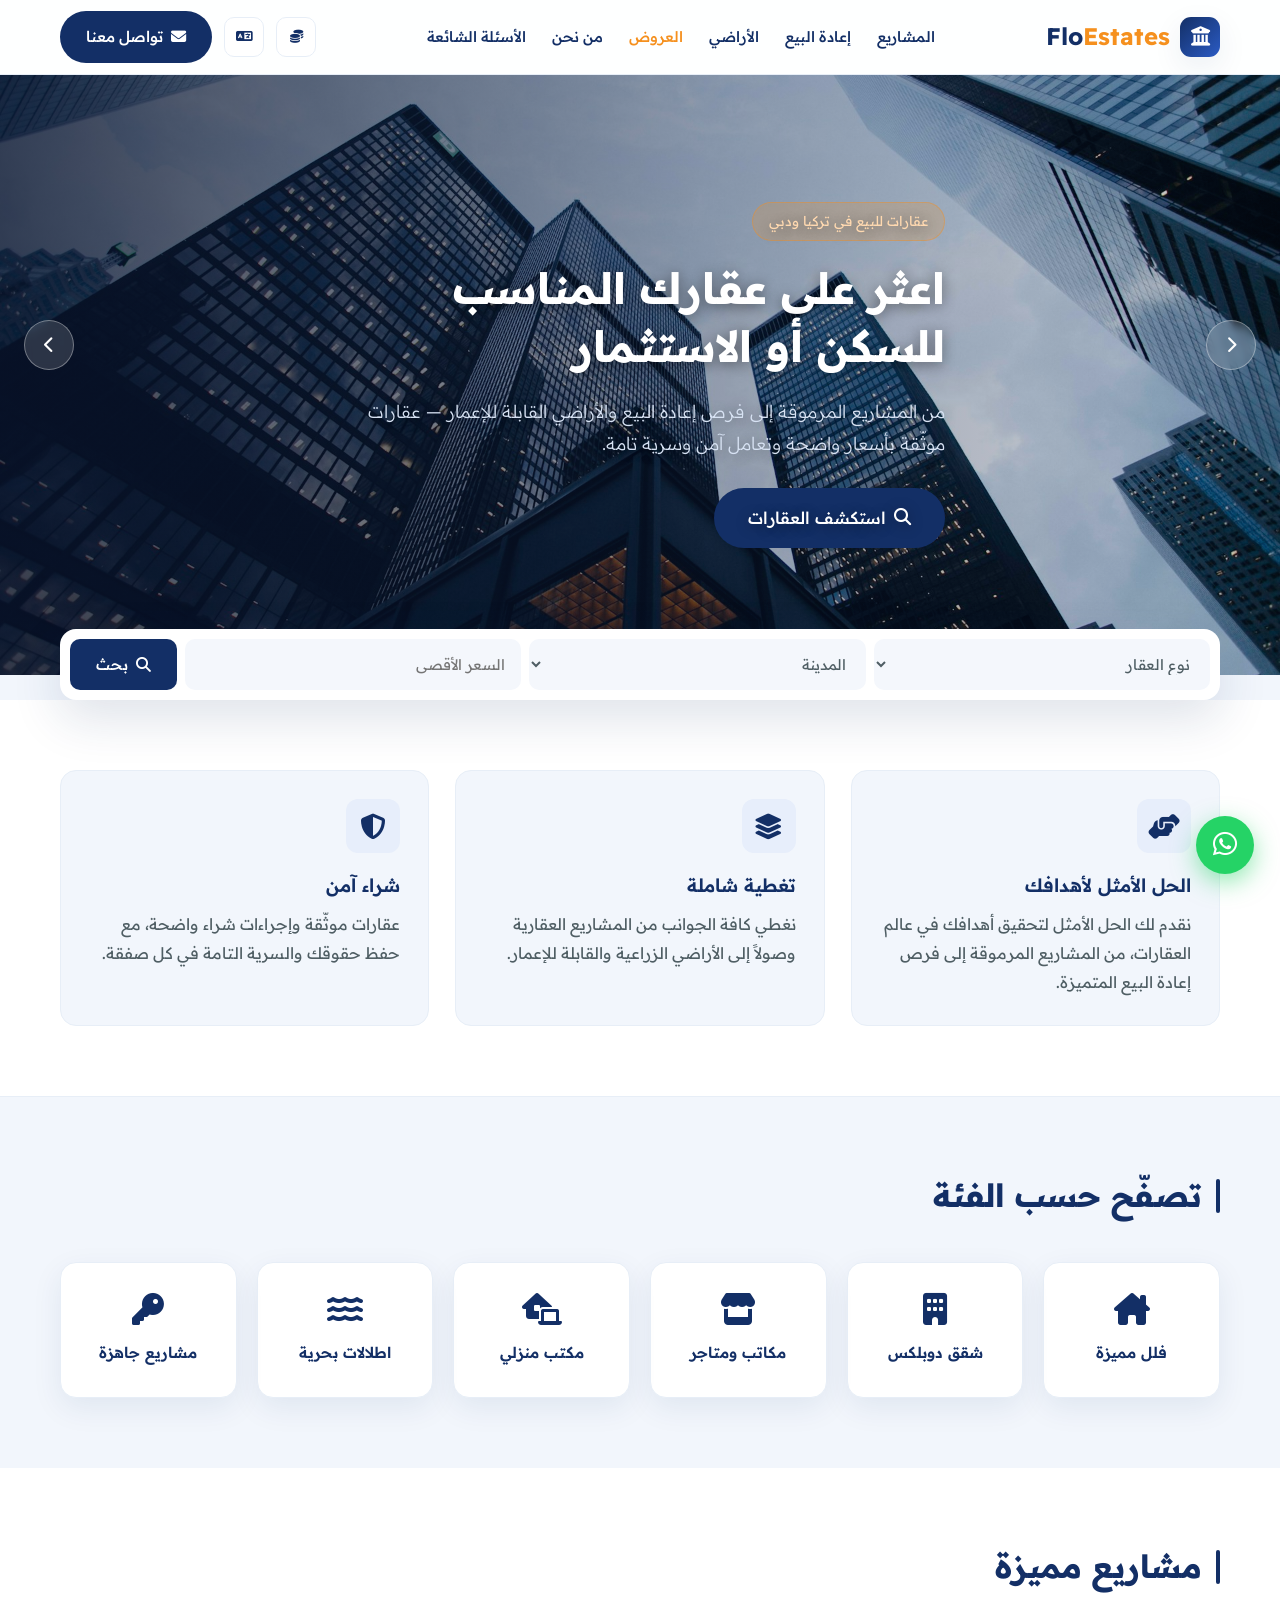
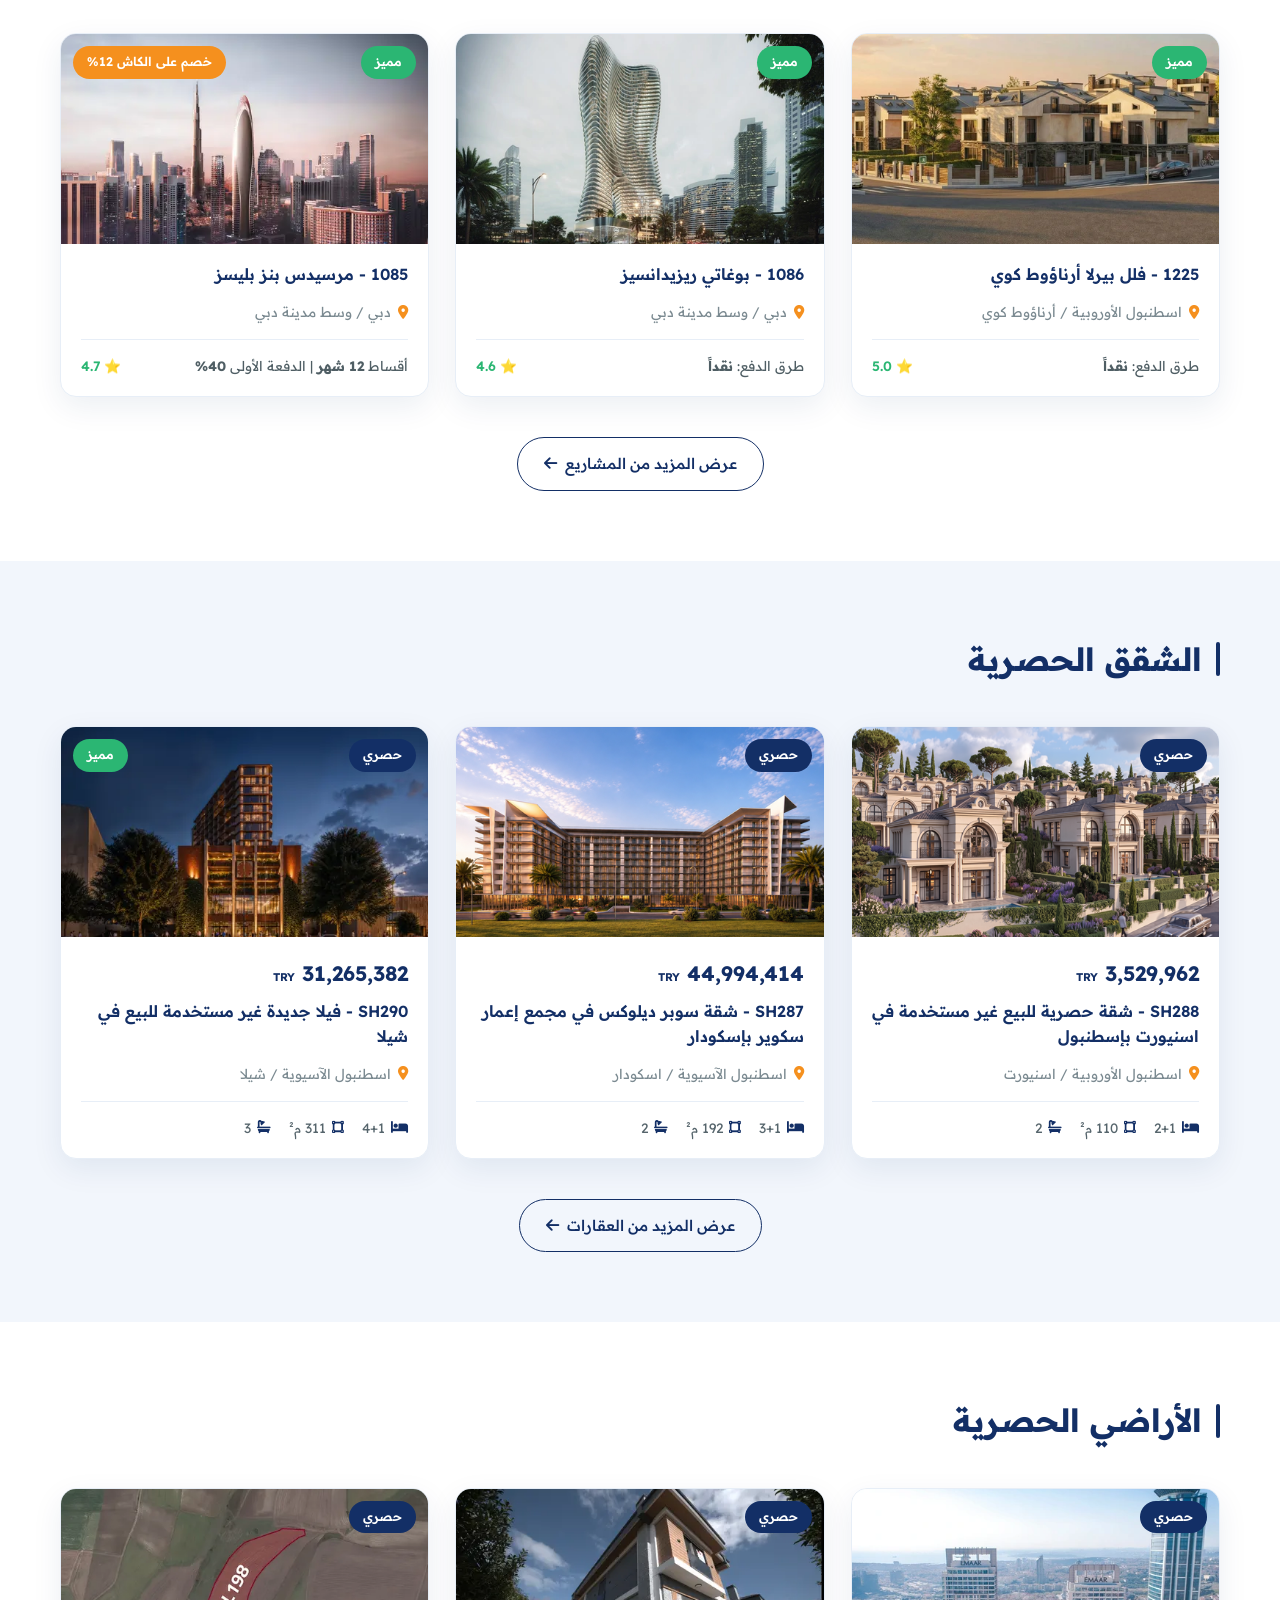
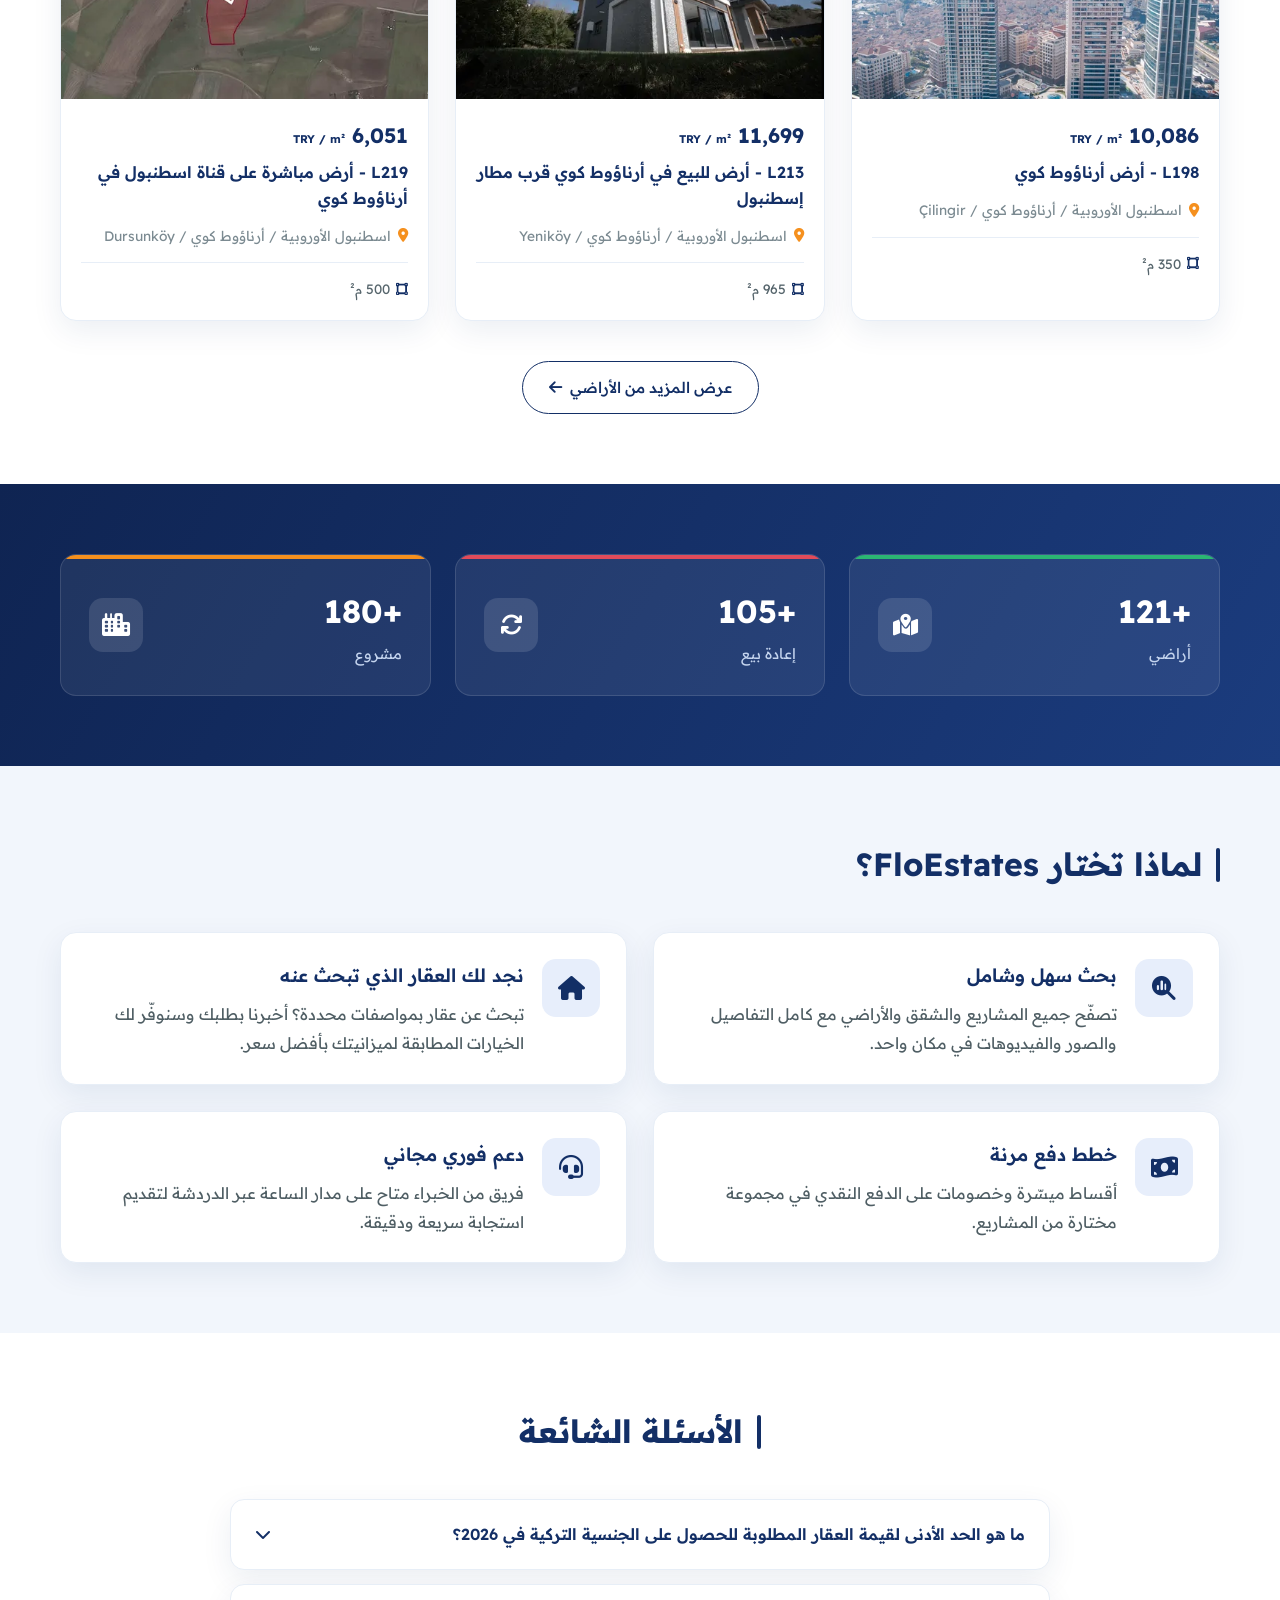
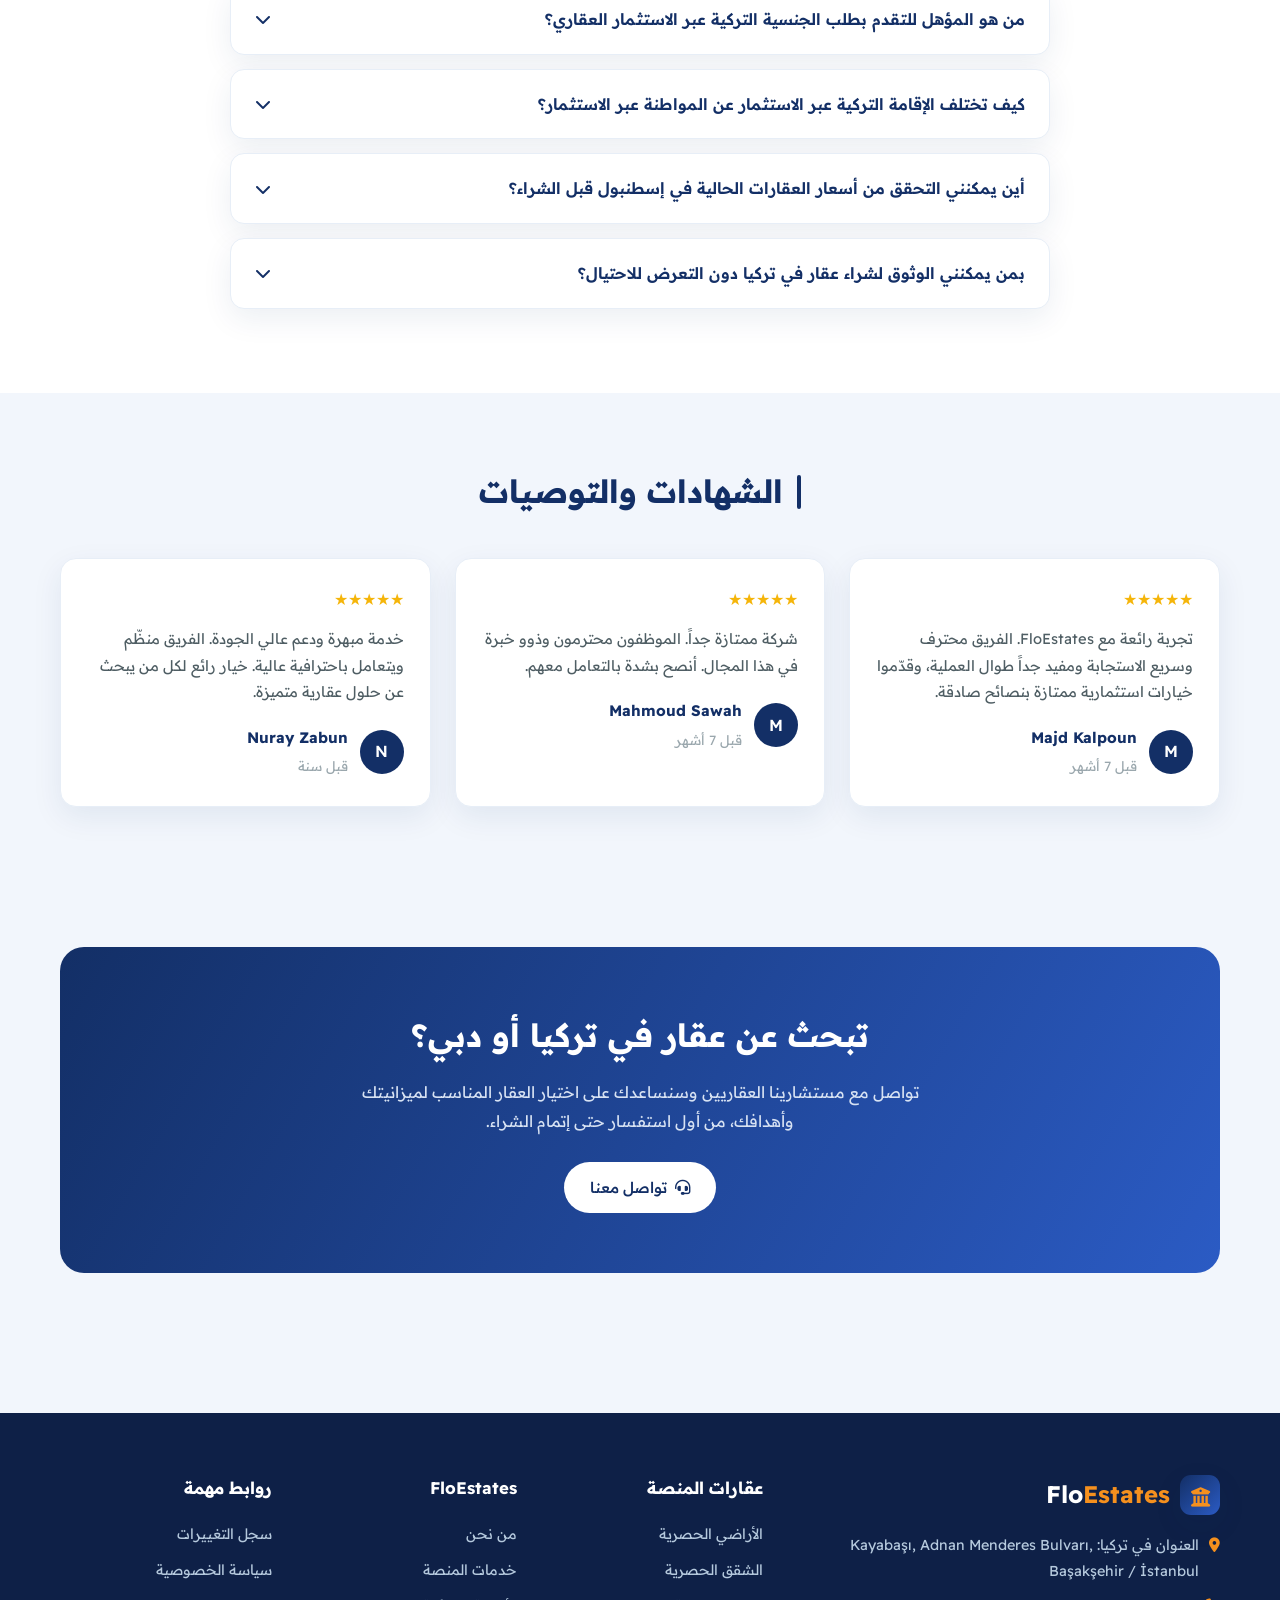
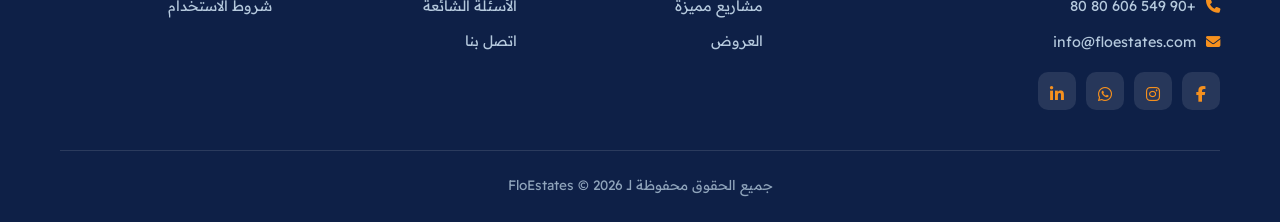
<file: index.html>
<!DOCTYPE html>
<html lang="ar" dir="rtl">
<head>
<meta charset="UTF-8">
<meta name="viewport" content="width=device-width, initial-scale=1.0">
<title>FloEstates – مشاريع جديدة وشقق إعادة بيع وأراضٍ للبيع في تركيا ودبي</title>
<meta name="description" content="FloEstates - عقارات للبيع في تركيا ودبي: مشاريع سكنية جديدة، شقق وفلل جاهزة لإعادة البيع، وأراضٍ حصرية.">
<link rel="preconnect" href="https://fonts.googleapis.com">
<link rel="preconnect" href="https://fonts.gstatic.com" crossorigin>
<link href="https://fonts.googleapis.com/css2?family=Readex+Pro:wght@300;400;500;600;700&display=swap" rel="stylesheet">
<link rel="stylesheet" href="https://cdnjs.cloudflare.com/ajax/libs/font-awesome/6.5.1/css/all.min.css">
<link rel="stylesheet" href="assets/style.css">
<style>
  .hero-slider{position:relative;height:600px;overflow:hidden}
  .slide{position:absolute;inset:0;opacity:0;transition:opacity 1.1s ease;display:flex;align-items:center;pointer-events:none}
  .slide.active{opacity:1;pointer-events:auto}
  .slide::before{content:"";position:absolute;inset:0;z-index:0;background:linear-gradient(90deg,rgba(9,20,46,.80) 0%,rgba(13,30,66,.42) 55%,rgba(13,30,66,.18) 100%),var(--img) center/cover;transform:scale(1.08);transition:transform 7s ease}
  .slide.active::before{transform:scale(1)}
  .slide-inner{position:relative;z-index:2;color:#fff;max-width:650px;text-shadow:0 2px 14px rgba(0,0,0,.45)}
  .slide-inner .tagline{display:inline-block;background:rgba(245,144,30,.2);color:#ffd9b0;border:1px solid rgba(245,144,30,.4);padding:6px 16px;border-radius:30px;font-size:.85rem;margin-bottom:18px}
  .slide h1{font-size:2.7rem;line-height:1.35;font-weight:700;margin-bottom:20px}
  .slide p{font-size:1.12rem;color:#d7e2f3;margin-bottom:28px;font-weight:300}
  .slide .btn.lg{padding:15px 34px;font-size:1.05rem}
  .slider-arrow{position:absolute;top:45%;transform:translateY(-50%);z-index:6;width:50px;height:50px;border-radius:50%;background:rgba(255,255,255,.15);border:1px solid rgba(255,255,255,.35);color:#fff;display:grid;place-items:center;cursor:pointer;backdrop-filter:blur(4px);transition:.25s;font-size:1.05rem}
  .slider-arrow:hover{background:var(--orange);border-color:var(--orange)}
  .slider-arrow.prev{right:24px}
  .slider-arrow.next{left:24px}
  .slider-dots{position:absolute;bottom:34px;left:0;right:0;display:flex;gap:10px;justify-content:center;z-index:6}
  .slider-dots button{width:12px;height:12px;border-radius:50%;border:none;background:rgba(255,255,255,.45);cursor:pointer;transition:.25s;padding:0}
  .slider-dots button.active{background:var(--orange);width:32px;border-radius:6px}
  .search-band{position:relative;z-index:10;margin-top:-46px}
  .hero-search{background:#fff;border-radius:16px;padding:10px;display:flex;gap:8px;box-shadow:var(--shadow-lg);flex-wrap:wrap}
  .hero-search select,.hero-search input{flex:1;min-width:120px;border:none;background:#f4f7fc;color:var(--text);font-family:inherit;padding:14px 16px;border-radius:10px;font-size:.92rem}
  .hero-search .btn{border-radius:10px}
  .intro{background:#fff;border-bottom:1px solid var(--border)}
  @media(max-width:980px){.hero-slider{height:520px}.slide h1{font-size:2rem}}
  @media(max-width:560px){.hero-slider{height:500px}.slide h1{font-size:1.6rem}.slide p{font-size:1rem}.slider-arrow{width:40px;height:40px}}
</style>
</head>
<body>

<header>
  <div class="wrap nav">
    <a href="index.html" class="logo"><span class="mark"><i class="fa-solid fa-building-columns"></i></span><div><b>Flo</b><span>Estates</span></div></a>
    <nav class="menu">
      <a href="projects.html">المشاريع</a>
      <a href="resale.html">إعادة البيع</a>
      <a href="lands.html">الأراضي</a>
      <a href="offers.html" class="hot">العروض</a>
      <a href="about.html">من نحن</a>
      <a href="index.html#faq">الأسئلة الشائعة</a>
    </nav>
    <div class="nav-right">
      
      <button class="icon-btn" title="صرف العملات"><i class="fa-solid fa-coins"></i></button>
      <button class="icon-btn" title="اللغة"><i class="fa-solid fa-language"></i></button>
      <a href="contact.html" class="btn"><i class="fa-solid fa-envelope"></i> تواصل معنا</a>
      <button class="burger"><i class="fa-solid fa-bars"></i></button>
    </div>
  </div>
</header>

<section class="hero-slider" id="heroSlider">
  <div class="slide active" style="--img:url('assets/img/hero1.jpg')">
    <div class="wrap slide-inner">
      <span class="tagline">عقارات للبيع في تركيا ودبي</span>
      <h1>اعثر على عقارك المناسب للسكن أو الاستثمار</h1>
      <p>من المشاريع المرموقة إلى فرص إعادة البيع والأراضي القابلة للإعمار — عقارات موثّقة بأسعار واضحة وتعامل آمن وسرية تامة.</p>
      <a href="projects.html" class="btn lg"><i class="fa-solid fa-magnifying-glass"></i> استكشف العقارات</a>
    </div>
  </div>
  <div class="slide" style="--img:url('assets/img/hero2.jpg')">
    <div class="wrap slide-inner">
      <span class="tagline">مشاريع مميزة في تركيا ودبي</span>
      <h1>استثمر في أرقى المشاريع العقارية الجديدة</h1>
      <p>مشاريع معتمدة بأسعار تنافسية وخطط دفع مرنة وخصومات حصرية على الدفع النقدي، في أفضل مواقع إسطنبول ودبي.</p>
      <a href="projects.html" class="btn lg"><i class="fa-solid fa-city"></i> تصفّح المشاريع</a>
    </div>
  </div>
  <div class="slide" style="--img:url('assets/img/hero3.jpg')">
    <div class="wrap slide-inner">
      <span class="tagline">فلل وشقق حصرية</span>
      <h1>عقارات حصرية مؤهلة للجنسية التركية</h1>
      <p>فلل وشقق جاهزة غير مستخدمة بإطلالات مميزة وخصوصية عالية، مع ضمان حفظ الحقوق والسرية التامة في كل صفقة.</p>
      <a href="resale.html" class="btn lg"><i class="fa-solid fa-key"></i> اكتشف العروض الحصرية</a>
    </div>
  </div>
  <button class="slider-arrow prev" onclick="heroMove(-1)" aria-label="السابق"><i class="fa-solid fa-chevron-right"></i></button>
  <button class="slider-arrow next" onclick="heroMove(1)" aria-label="التالي"><i class="fa-solid fa-chevron-left"></i></button>
  <div class="slider-dots" id="heroDots"></div>
</section>

<div class="search-band">
  <div class="wrap">
    <div class="hero-search">
      <select><option>نوع العقار</option><option>شقة</option><option>فيلا</option><option>أرض</option><option>مكتب</option></select>
      <select><option>المدينة</option><option>اسطنبول</option><option>دبي</option><option>أنقرة</option></select>
      <input placeholder="السعر الأقصى">
      <a href="projects.html" class="btn"><i class="fa-solid fa-magnifying-glass"></i> بحث</a>
    </div>
  </div>
</div>

<section class="sec intro">
  <div class="wrap">
    <div class="intro-grid">
      <div class="intro-card"><i class="fa-solid fa-handshake-angle"></i><h3>الحل الأمثل لأهدافك</h3><p>نقدم لك الحل الأمثل لتحقيق أهدافك في عالم العقارات، من المشاريع المرموقة إلى فرص إعادة البيع المتميزة.</p></div>
      <div class="intro-card"><i class="fa-solid fa-layer-group"></i><h3>تغطية شاملة</h3><p>نغطي كافة الجوانب من المشاريع العقارية وصولاً إلى الأراضي الزراعية والقابلة للإعمار.</p></div>
      <div class="intro-card"><i class="fa-solid fa-shield-halved"></i><h3>شراء آمن</h3><p>عقارات موثّقة وإجراءات شراء واضحة، مع حفظ حقوقك والسرية التامة في كل صفقة.</p></div>
    </div>
  </div>
</section>

<section class="sec">
  <div class="wrap">
    <h2 class="sec-title">تصفّح حسب الفئة</h2>
    <div class="cat-grid">
      <a href="projects.html" class="cat"><i class="fa-solid fa-house-chimney"></i><h4>فلل مميزة</h4></a>
      <a href="projects.html" class="cat"><i class="fa-solid fa-building"></i><h4>شقق دوبلكس</h4></a>
      <a href="projects.html" class="cat"><i class="fa-solid fa-store"></i><h4>مكاتب ومتاجر</h4></a>
      <a href="projects.html" class="cat"><i class="fa-solid fa-laptop-house"></i><h4>مكتب منزلي</h4></a>
      <a href="projects.html" class="cat"><i class="fa-solid fa-water"></i><h4>اطلالات بحرية</h4></a>
      <a href="projects.html" class="cat"><i class="fa-solid fa-key"></i><h4>مشاريع جاهزة</h4></a>
    </div>
  </div>
</section>

<section class="sec" style="background:#fff">
  <div class="wrap">
    <h2 class="sec-title">مشاريع مميزة</h2>
    <div class="grid-3">
      <a href="property.html?id=PR1225" class="pcard">
        <div class="ph"><span class="badge feat">مميز</span><img src="assets/img/p1.webp" alt=""></div>
        <div class="pbody"><h3>1225 - فلل بيرلا أرناؤوط كوي</h3><div class="loc"><i class="fa-solid fa-location-dot"></i> اسطنبول الأوروبية / أرناؤوط كوي</div><div class="pay"><span>طرق الدفع: <b>نقداً</b></span><span class="tag">⭐ 5.0</span></div></div>
      </a>
      <a href="property.html?id=PR1086" class="pcard">
        <div class="ph"><span class="badge feat">مميز</span><img src="assets/img/p2.webp" alt=""></div>
        <div class="pbody"><h3>1086 - بوغاتي ريزيدانسيز</h3><div class="loc"><i class="fa-solid fa-location-dot"></i> دبي / وسط مدينة دبي</div><div class="pay"><span>طرق الدفع: <b>نقداً</b></span><span class="tag">⭐ 4.6</span></div></div>
      </a>
      <a href="property.html?id=PR1085" class="pcard">
        <div class="ph"><span class="badge disc">خصم على الكاش 12%</span><span class="badge feat">مميز</span><img src="assets/img/p3.webp" alt=""></div>
        <div class="pbody"><h3>1085 - مرسيدس بنز بليسز</h3><div class="loc"><i class="fa-solid fa-location-dot"></i> دبي / وسط مدينة دبي</div><div class="pay"><span>أقساط <b>12 شهر</b> | الدفعة الأولى <b>40%</b></span><span class="tag">⭐ 4.7</span></div></div>
      </a>
    </div>
    <div class="center-cta"><a href="projects.html" class="btn btn-outline">عرض المزيد من المشاريع <i class="fa-solid fa-arrow-left"></i></a></div>
  </div>
</section>

<section class="sec">
  <div class="wrap">
    <h2 class="sec-title">الشقق الحصرية</h2>
    <div class="grid-3">
      <a href="property.html?id=SH288" class="pcard">
        <div class="ph"><span class="badge excl">حصري</span><img src="assets/img/p10.webp" alt=""></div>
        <div class="pbody"><div class="price">3,529,962 <small style="font-size:.7rem">TRY</small></div><h3>SH288 - شقة حصرية للبيع غير مستخدمة في اسنيورت بإسطنبول</h3><div class="loc"><i class="fa-solid fa-location-dot"></i> اسطنبول الأوروبية / اسنيورت</div><div class="specs"><span><i class="fa-solid fa-bed"></i> 2+1</span><span><i class="fa-solid fa-vector-square"></i> 110 م²</span><span><i class="fa-solid fa-bath"></i> 2</span></div></div>
      </a>
      <a href="property.html?id=SH287" class="pcard">
        <div class="ph"><span class="badge excl">حصري</span><img src="assets/img/p11.webp" alt=""></div>
        <div class="pbody"><div class="price">44,994,414 <small style="font-size:.7rem">TRY</small></div><h3>SH287 - شقة سوبر ديلوكس في مجمع إعمار سكوير بإسكودار</h3><div class="loc"><i class="fa-solid fa-location-dot"></i> اسطنبول الآسيوية / اسكودار</div><div class="specs"><span><i class="fa-solid fa-bed"></i> 3+1</span><span><i class="fa-solid fa-vector-square"></i> 192 م²</span><span><i class="fa-solid fa-bath"></i> 2</span></div></div>
      </a>
      <a href="property.html?id=SH290" class="pcard">
        <div class="ph"><span class="badge excl">حصري</span><span class="badge feat" style="right:auto;left:12px">مميز</span><img src="assets/img/p12.webp" alt=""></div>
        <div class="pbody"><div class="price">31,265,382 <small style="font-size:.7rem">TRY</small></div><h3>SH290 - فيلا جديدة غير مستخدمة للبيع في شيلا</h3><div class="loc"><i class="fa-solid fa-location-dot"></i> اسطنبول الآسيوية / شيلا</div><div class="specs"><span><i class="fa-solid fa-bed"></i> 4+1</span><span><i class="fa-solid fa-vector-square"></i> 311 م²</span><span><i class="fa-solid fa-bath"></i> 3</span></div></div>
      </a>
    </div>
    <div class="center-cta"><a href="resale.html" class="btn btn-outline">عرض المزيد من العقارات <i class="fa-solid fa-arrow-left"></i></a></div>
  </div>
</section>

<section class="sec" style="background:#fff">
  <div class="wrap">
    <h2 class="sec-title">الأراضي الحصرية</h2>
    <div class="grid-3">
      <a href="property.html?id=L198" class="pcard">
        <div class="ph"><span class="badge excl">حصري</span><img src="assets/img/p5.webp" alt=""></div>
        <div class="pbody"><div class="price">10,086 <small style="font-size:.7rem">TRY / m²</small></div><h3>L198 - أرض أرناؤوط كوي</h3><div class="loc"><i class="fa-solid fa-location-dot"></i> اسطنبول الأوروبية / أرناؤوط كوي / Çilingir</div><div class="specs"><span><i class="fa-solid fa-vector-square"></i> 350 م²</span></div></div>
      </a>
      <a href="property.html?id=L213" class="pcard">
        <div class="ph"><span class="badge excl">حصري</span><img src="assets/img/p6.webp" alt=""></div>
        <div class="pbody"><div class="price">11,699 <small style="font-size:.7rem">TRY / m²</small></div><h3>L213 - أرض للبيع في أرناؤوط كوي قرب مطار إسطنبول</h3><div class="loc"><i class="fa-solid fa-location-dot"></i> اسطنبول الأوروبية / أرناؤوط كوي / Yeniköy</div><div class="specs"><span><i class="fa-solid fa-vector-square"></i> 965 م²</span></div></div>
      </a>
      <a href="property.html?id=L219" class="pcard">
        <div class="ph"><span class="badge excl">حصري</span><img src="assets/img/p7.webp" alt=""></div>
        <div class="pbody"><div class="price">6,051 <small style="font-size:.7rem">TRY / m²</small></div><h3>L219 - أرض مباشرة على قناة اسطنبول في أرناؤوط كوي</h3><div class="loc"><i class="fa-solid fa-location-dot"></i> اسطنبول الأوروبية / أرناؤوط كوي / Dursunköy</div><div class="specs"><span><i class="fa-solid fa-vector-square"></i> 500 م²</span></div></div>
      </a>
    </div>
    <div class="center-cta"><a href="lands.html" class="btn btn-outline">عرض المزيد من الأراضي <i class="fa-solid fa-arrow-left"></i></a></div>
  </div>
</section>

<section class="sec stats">
  <div class="wrap">
    <div class="stats-grid">
      <div class="stat c2"><div><div class="num">+121</div><div class="lbl">أراضي</div></div><div class="si"><i class="fa-solid fa-map-location-dot"></i></div></div>
      <div class="stat c3"><div><div class="num">+105</div><div class="lbl">إعادة بيع</div></div><div class="si"><i class="fa-solid fa-arrows-rotate"></i></div></div>
      <div class="stat c4"><div><div class="num">+180</div><div class="lbl">مشروع</div></div><div class="si"><i class="fa-solid fa-city"></i></div></div>
    </div>
  </div>
</section>

<section class="sec" id="features">
  <div class="wrap">
    <h2 class="sec-title">لماذا تختار FloEstates؟</h2>
    <div class="feat-grid">
      <div class="fcard"><div class="fi"><i class="fa-solid fa-magnifying-glass-chart"></i></div><div><h3>بحث سهل وشامل</h3><p>تصفّح جميع المشاريع والشقق والأراضي مع كامل التفاصيل والصور والفيديوهات في مكان واحد.</p></div></div>
      <div class="fcard"><div class="fi"><i class="fa-solid fa-house"></i></div><div><h3>نجد لك العقار الذي تبحث عنه</h3><p>تبحث عن عقار بمواصفات محددة؟ أخبرنا بطلبك وسنوفّر لك الخيارات المطابقة لميزانيتك بأفضل سعر.</p></div></div>
      <div class="fcard"><div class="fi"><i class="fa-solid fa-money-bill-wave"></i></div><div><h3>خطط دفع مرنة</h3><p>أقساط ميسّرة وخصومات على الدفع النقدي في مجموعة مختارة من المشاريع.</p></div></div>
      <div class="fcard"><div class="fi"><i class="fa-solid fa-headset"></i></div><div><h3>دعم فوري مجاني</h3><p>فريق من الخبراء متاح على مدار الساعة عبر الدردشة لتقديم استجابة سريعة ودقيقة.</p></div></div>
    </div>
  </div>
</section>

<section class="sec" id="faq" style="background:#fff">
  <div class="wrap" style="max-width:860px">
    <h2 class="sec-title center">الأسئلة الشائعة</h2>
    <div class="faq-item"><div class="faq-q">ما هو الحد الأدنى لقيمة العقار المطلوبة للحصول على الجنسية التركية في 2026؟ <i class="fa-solid fa-chevron-down"></i></div><div class="faq-a"><p>يبلغ الحد الأدنى الحالي 400,000 دولار أمريكي للعقار المؤهل، مع الالتزام بعدم بيعه لمدة 3 سنوات.</p></div></div>
    <div class="faq-item"><div class="faq-q">من هو المؤهل للتقدم بطلب الجنسية التركية عبر الاستثمار العقاري؟ <i class="fa-solid fa-chevron-down"></i></div><div class="faq-a"><p>أي مستثمر أجنبي يشتري عقاراً بالقيمة المطلوبة ويحصل على شهادة التوافق، ويشمل ذلك الزوج/الزوجة والأبناء دون سن 18.</p></div></div>
    <div class="faq-item"><div class="faq-q">كيف تختلف الإقامة التركية عبر الاستثمار عن المواطنة عبر الاستثمار؟ <i class="fa-solid fa-chevron-down"></i></div><div class="faq-a"><p>الإقامة تمنحك حق السكن والتنقل، بينما المواطنة تمنحك جواز سفر تركي وكامل الحقوق المدنية.</p></div></div>
    <div class="faq-item"><div class="faq-q">أين يمكنني التحقق من أسعار العقارات الحالية في إسطنبول قبل الشراء؟ <i class="fa-solid fa-chevron-down"></i></div><div class="faq-a"><p>عبر FloEstates يمكنك مقارنة الأسعار الحقيقية المحدثة بحسب المنطقة ونوع العقار في بحث واحد.</p></div></div>
    <div class="faq-item"><div class="faq-q">بمن يمكنني الوثوق لشراء عقار في تركيا دون التعرض للاحتيال؟ <i class="fa-solid fa-chevron-down"></i></div><div class="faq-a"><p>نوفر لك عقارات موثقة وشركاء معتمدين مع ضمان حفظ الحقوق والسرية التامة في كل صفقة.</p></div></div>
  </div>
</section>

<section class="sec">
  <div class="wrap">
    <h2 class="sec-title center">الشهادات والتوصيات</h2>
    <div class="test-grid">
      <div class="tcard"><div class="stars">★★★★★</div><p>تجربة رائعة مع FloEstates. الفريق محترف وسريع الاستجابة ومفيد جداً طوال العملية، وقدّموا خيارات استثمارية ممتازة بنصائح صادقة.</p><div class="tuser"><div class="av">M</div><div><b>Majd Kalpoun</b><small>قبل 7 أشهر</small></div></div></div>
      <div class="tcard"><div class="stars">★★★★★</div><p>شركة ممتازة جداً. الموظفون محترمون وذوو خبرة في هذا المجال. أنصح بشدة بالتعامل معهم.</p><div class="tuser"><div class="av">M</div><div><b>Mahmoud Sawah</b><small>قبل 7 أشهر</small></div></div></div>
      <div class="tcard"><div class="stars">★★★★★</div><p>خدمة مبهرة ودعم عالي الجودة. الفريق منظّم ويتعامل باحترافية عالية. خيار رائع لكل من يبحث عن حلول عقارية متميزة.</p><div class="tuser"><div class="av">N</div><div><b>Nuray Zabun</b><small>قبل سنة</small></div></div></div>
    </div>
  </div>
</section>

<section class="sec">
  <div class="wrap">
    <div class="cta">
      <h2>تبحث عن عقار في تركيا أو دبي؟</h2>
      <p>تواصل مع مستشارينا العقاريين وسنساعدك على اختيار العقار المناسب لميزانيتك وأهدافك، من أول استفسار حتى إتمام الشراء.</p>
      <a href="contact.html" class="btn lg"><i class="fa-solid fa-headset"></i> تواصل معنا</a>
    </div>
  </div>
</section>

<footer>
  <div class="wrap">
    <div class="foot-grid">
      <div class="foot-contact">
        <a href="index.html" class="logo"><span class="mark"><i class="fa-solid fa-building-columns"></i></span><div><b>Flo</b><span style="color:var(--orange)">Estates</span></div></a>
        <p><i class="fa-solid fa-location-dot"></i> العنوان في تركيا: Kayabaşı, Adnan Menderes Bulvarı, Başakşehir / İstanbul</p>
        <p><i class="fa-solid fa-phone"></i> +90 549 606 80 80</p>
        <p><i class="fa-solid fa-envelope"></i> info@floestates.com</p>
        <div class="socials"><a href="#"><i class="fa-brands fa-facebook-f"></i></a><a href="#"><i class="fa-brands fa-instagram"></i></a><a href="#"><i class="fa-brands fa-whatsapp"></i></a><a href="#"><i class="fa-brands fa-linkedin-in"></i></a></div>
      </div>
      <div><h4>عقارات المنصة</h4><ul>
        <li><a href="lands.html">الأراضي الحصرية</a></li>
        <li><a href="resale.html">الشقق الحصرية</a></li>
        <li><a href="projects.html">مشاريع مميزة</a></li>
        <li><a href="offers.html">العروض</a></li>
      </ul></div>
      <div><h4>FloEstates</h4><ul>
        <li><a href="about.html">من نحن</a></li>
        <li><a href="index.html#features">خدمات المنصة</a></li>
        <li><a href="index.html#faq">الأسئلة الشائعة</a></li>
        <li><a href="#">اتصل بنا</a></li>
      </ul></div>
      <div><h4>روابط مهمة</h4><ul>
        <li><a href="#">سجل التغييرات</a></li>
        <li><a href="#">سياسة الخصوصية</a></li>
        <li><a href="#">شروط الاستخدام</a></li>
      </ul></div>
    </div>
    <div class="foot-bottom">جميع الحقوق محفوظة لـ FloEstates © 2026</div>
  </div>
</footer>

<a href="#" class="wa" title="تواصل عبر واتساب"><i class="fa-brands fa-whatsapp"></i></a>

<script src="assets/app.js"></script>
<script>
  (function(){
    const slides=[...document.querySelectorAll('#heroSlider .slide')];
    const dotsBox=document.getElementById('heroDots');
    let cur=0,timer;
    slides.forEach((_,i)=>{const b=document.createElement('button');if(i===0)b.className='active';b.onclick=()=>go(i);dotsBox.appendChild(b);});
    const dots=[...dotsBox.children];
    function go(n){slides[cur].classList.remove('active');dots[cur].classList.remove('active');cur=(n+slides.length)%slides.length;slides[cur].classList.add('active');dots[cur].classList.add('active');reset();}
    window.heroMove=d=>go(cur+d);
    function reset(){clearInterval(timer);timer=setInterval(()=>go(cur+1),6000);}
    reset();
  })();
</script>
</body>
</html>
</file>
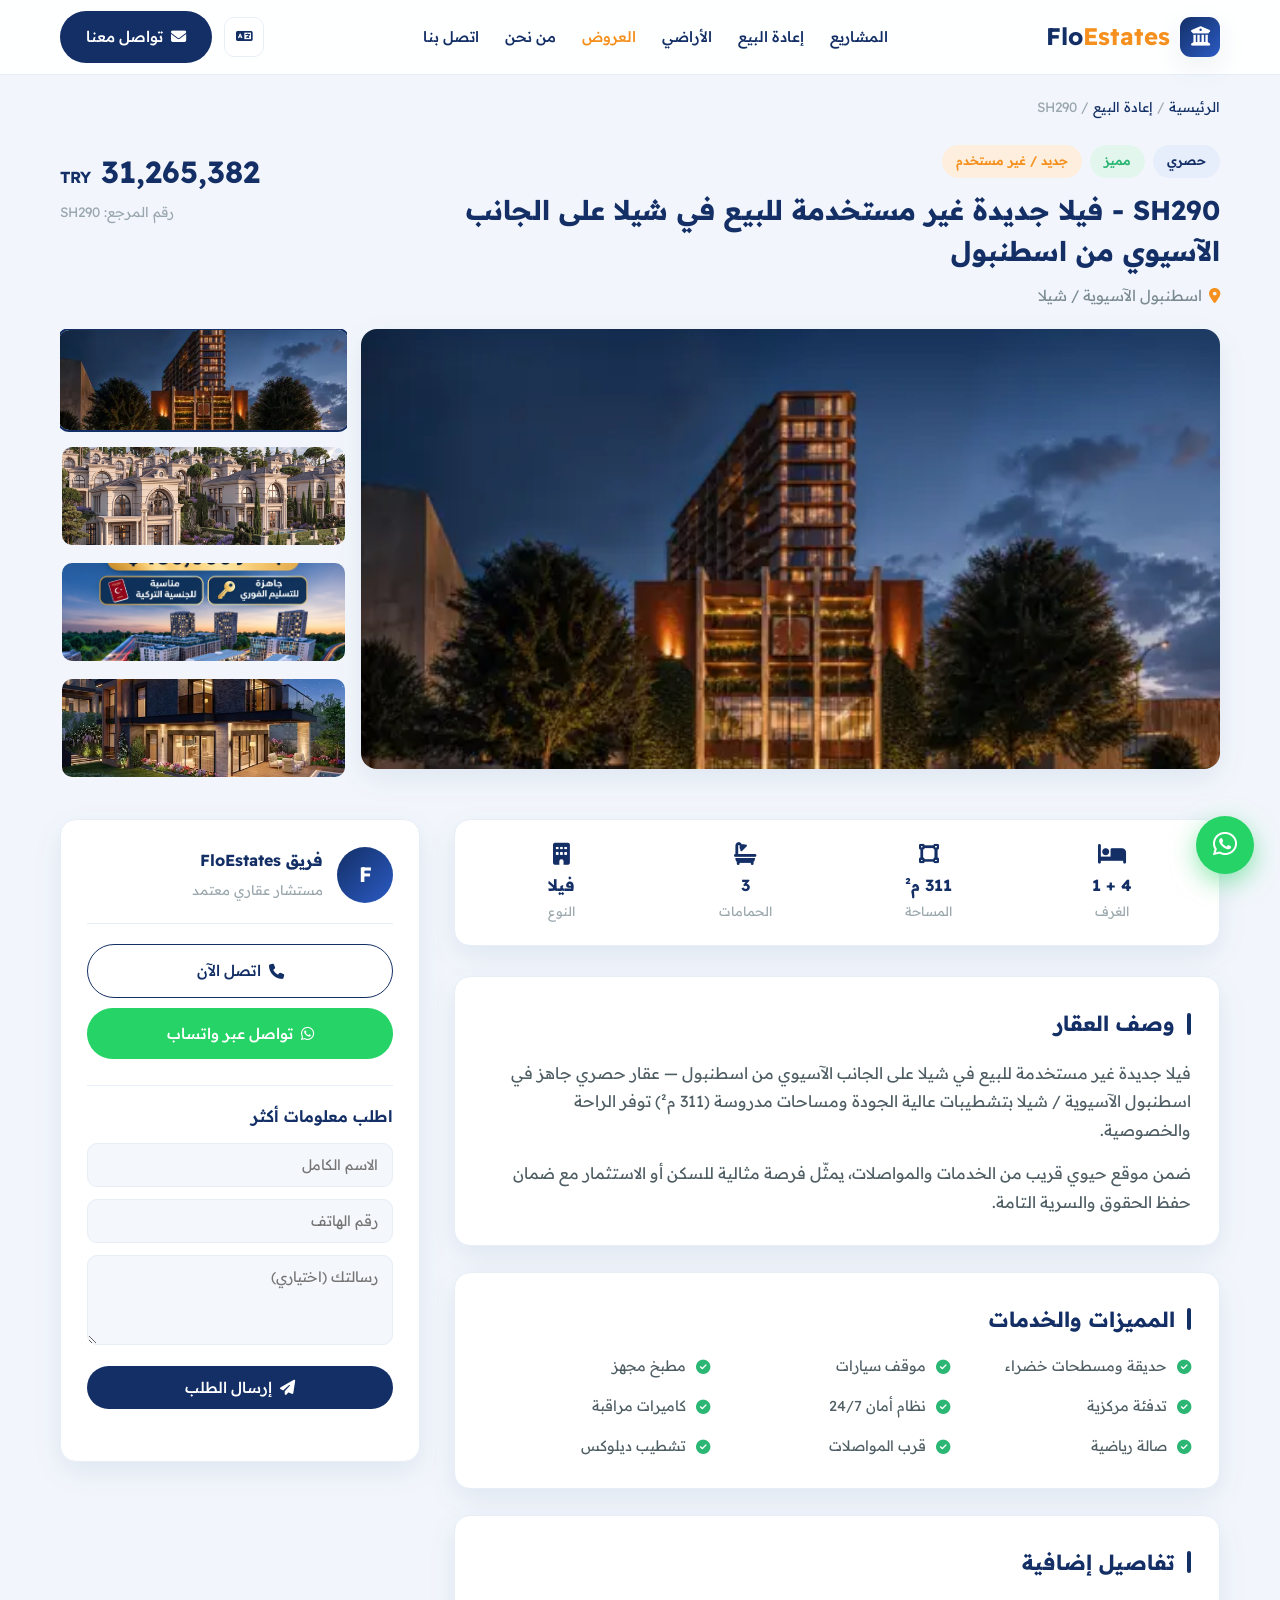
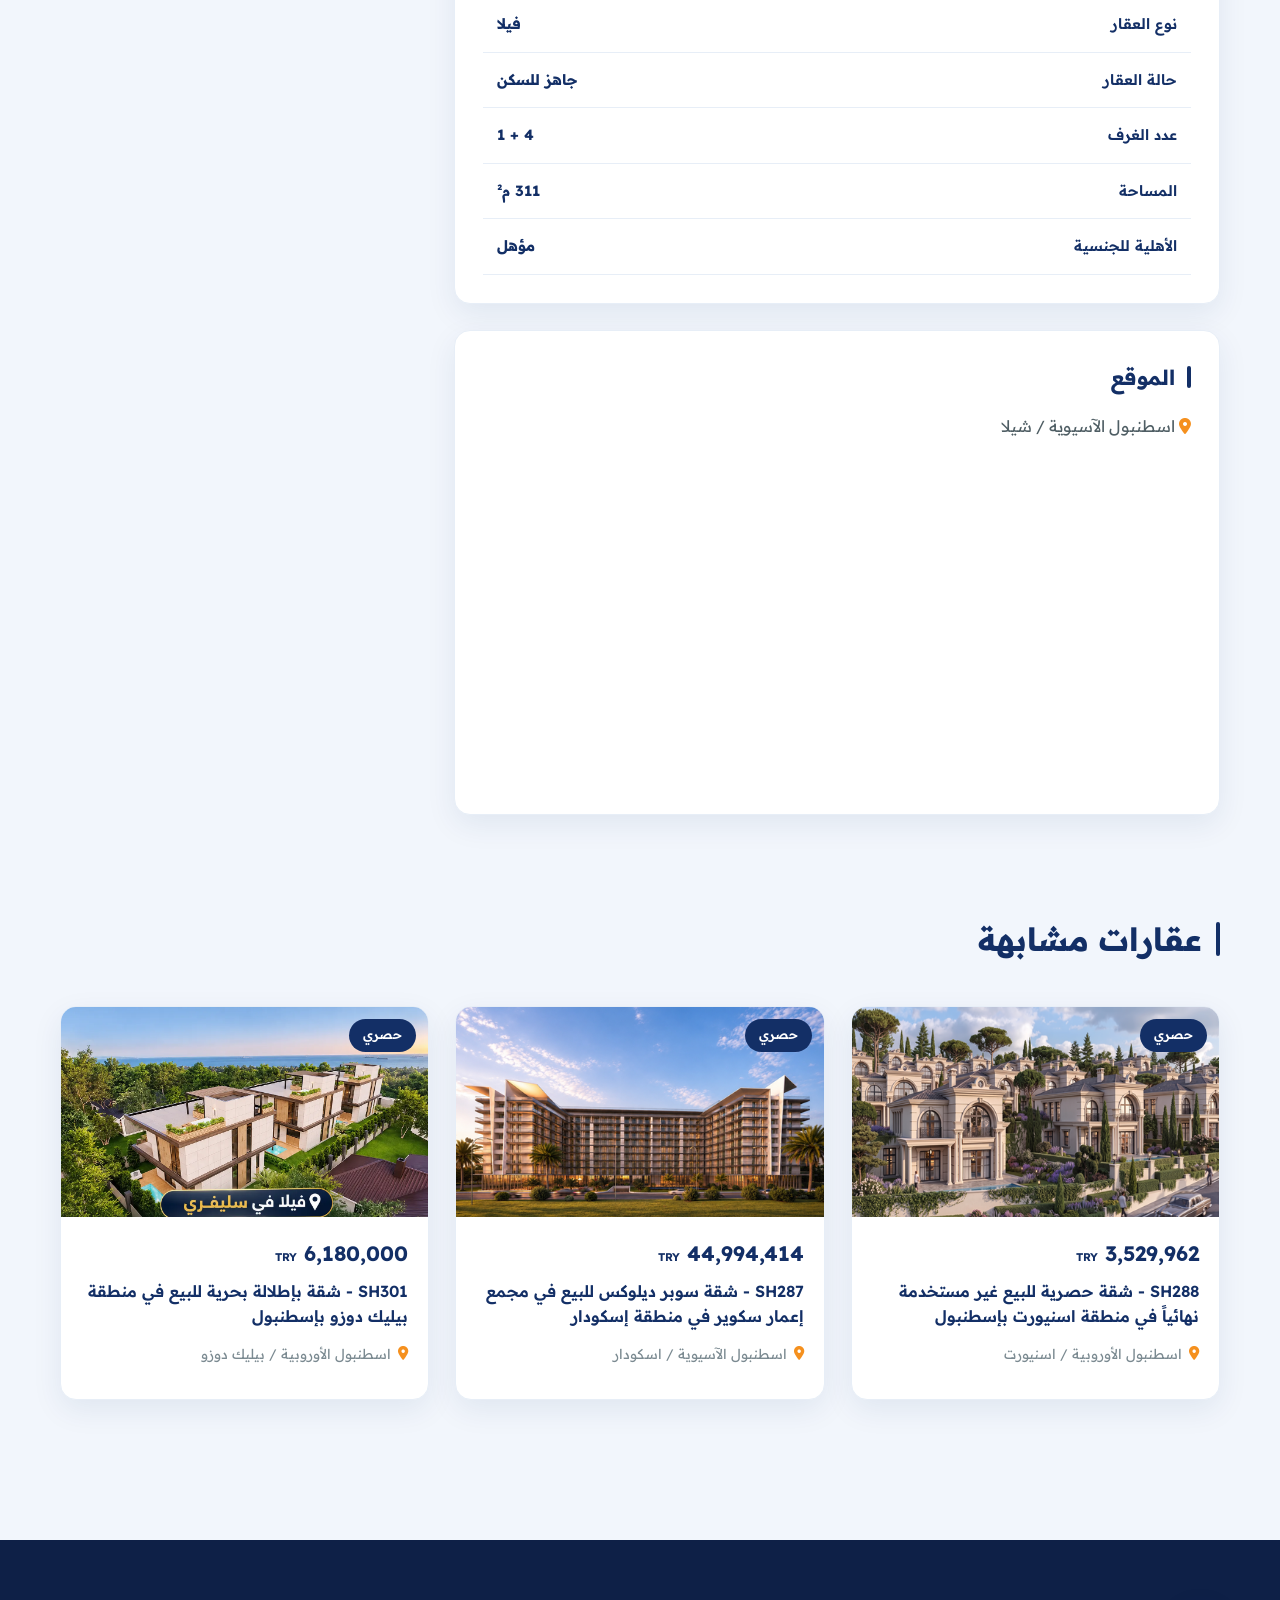
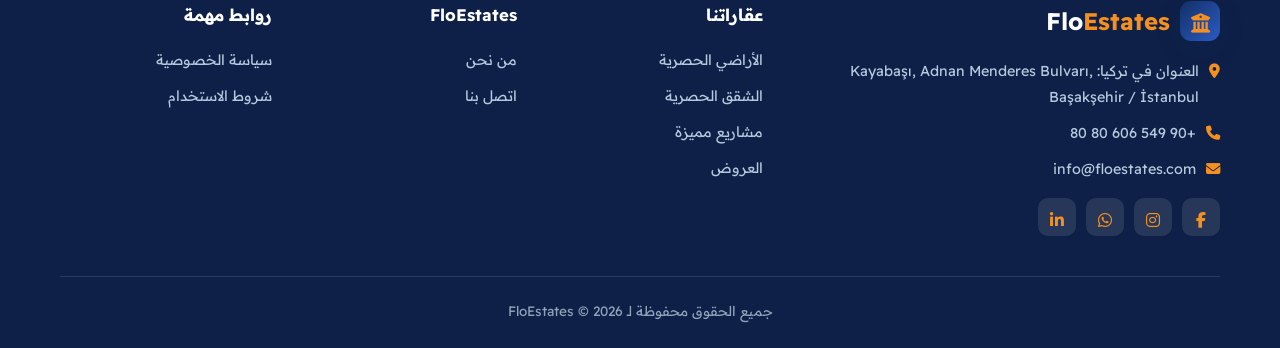
<file: property.html>
<!DOCTYPE html>
<html lang="ar" dir="rtl">
<head>
<meta charset="UTF-8">
<meta name="viewport" content="width=device-width, initial-scale=1.0">
<title>تفاصيل العقار | FloEstates</title>
<meta name="description" content="تفاصيل العقار الكاملة: معرض صور، مواصفات، مميزات، الموقع، وبيانات التواصل مع FloEstates.">
<link rel="preconnect" href="https://fonts.googleapis.com"><link rel="preconnect" href="https://fonts.gstatic.com" crossorigin>
<link href="https://fonts.googleapis.com/css2?family=Readex+Pro:wght@300;400;500;600;700&display=swap" rel="stylesheet">
<link rel="stylesheet" href="https://cdnjs.cloudflare.com/ajax/libs/font-awesome/6.5.1/css/all.min.css">
<link rel="stylesheet" href="assets/style.css">
</head>
<body>

<header>
  <div class="wrap nav">
    <a href="index.html" class="logo"><span class="mark"><i class="fa-solid fa-building-columns"></i></span><div><b>Flo</b><span>Estates</span></div></a>
    <nav class="menu">
      <a href="projects.html">المشاريع</a>
      <a href="resale.html">إعادة البيع</a>
      <a href="lands.html">الأراضي</a>
      <a href="offers.html" class="hot">العروض</a>
      <a href="about.html">من نحن</a>
      <a href="contact.html">اتصل بنا</a>
    </nav>
    <div class="nav-right">
      
      <button class="icon-btn" title="اللغة"><i class="fa-solid fa-language"></i></button>
      <a href="contact.html" class="btn"><i class="fa-solid fa-envelope"></i> تواصل معنا</a>
      <button class="burger"><i class="fa-solid fa-bars"></i></button>
    </div>
  </div>
</header>

<main id="propRoot"><!-- يُملأ ديناميكياً --></main>

<div id="footer"></div>
<a href="https://wa.me/905496068080" class="wa" title="تواصل عبر واتساب"><i class="fa-brands fa-whatsapp"></i></a>
<script src="assets/properties.js"></script>
<script src="assets/app.js"></script>
<script src="assets/footer.js"></script>
<script>
(function(){
  const P=window.PROPERTIES, D=window.DISTRICTS, C=window.CATS;
  const params=new URLSearchParams(location.search);
  let id=params.get('id');
  if(!id || !P[id]) id='SH290';
  const p=P[id];
  const imgUrl=n=>'assets/img/'+n+'.webp';
  const cat=C[p.cat];

  document.title=p.ref+' - '+p.title+' | FloEstates';

  // badges
  const badges=(p.badges||[]).map(b=>`<span class="chip ${b[1]}">${b[0]}</span>`).join('');

  // price line
  const priceLabel=p.priceLabel?`<span style="font-size:.9rem;color:#9aa7ad">${p.priceLabel}</span> `:'';
  const unit=p.unit?`<span style="font-size:1rem">${p.unit}</span>`:'';

  // quickbar
  let quick='';
  if(p.cat==='land'){
    quick=`
      <div class="qitem"><i class="fa-solid fa-vector-square"></i><div class="v">${p.area}</div><div class="k">المساحة</div></div>
      <div class="qitem"><i class="fa-solid fa-mountain-sun"></i><div class="v">${p.landtype}</div><div class="k">نوع الأرض</div></div>
      <div class="qitem"><i class="fa-solid fa-money-bill-wave"></i><div class="v">${p.price}</div><div class="k">${p.unit}</div></div>
      <div class="qitem"><i class="fa-solid fa-id-badge"></i><div class="v">${p.ref}</div><div class="k">المرجع</div></div>`;
  }else{
    quick=`
      <div class="qitem"><i class="fa-solid fa-bed"></i><div class="v">${p.rooms||'-'}</div><div class="k">الغرف</div></div>
      <div class="qitem"><i class="fa-solid fa-vector-square"></i><div class="v">${p.area||'-'}</div><div class="k">المساحة</div></div>
      <div class="qitem"><i class="fa-solid fa-bath"></i><div class="v">${p.baths||'-'}</div><div class="k">الحمامات</div></div>
      <div class="qitem"><i class="fa-solid fa-building"></i><div class="v">${p.type||'-'}</div><div class="k">النوع</div></div>`;
  }

  // description by category
  const shortTitle=p.title.split(' - ').slice(-1)[0];
  let desc='';
  if(p.cat==='land'){
    desc=`<p>${p.title} — قطعة أرض ${p.landtype} بموقع استراتيجي في ${p.loc}، تمثل فرصة استثمارية واعدة بعوائد مرتفعة.</p><p style="margin-top:14px">تتميز الأرض بسهولة الوصول وقربها من الخدمات والبنية التحتية، مع تعامل حصري يسهّل عليك التفاوض وإتمام الشراء بأمان وشفافية.</p>`;
  }else if(p.cat==='project'){
    desc=`<p>${p.title} — مشروع عقاري متكامل في ${p.loc} يوفر وحدات سكنية بتصاميم عصرية ومساحات متنوعة (${p.area})، مع خدمات متكاملة وخطط دفع مرنة.</p><p style="margin-top:14px">موقع استراتيجي قريب من المواصلات والخدمات، وفرص إعادة بيع ذات أرباح عالية عند التسليم. ${p.discount?'يتوفر حالياً '+p.discount+' عند الدفع النقدي.':''}</p>`;
  }else if(p.cat==='offer'){
    desc=`<p>${p.title} — عرض حصري بـ${p.discount} وخطط دفع مرنة في ${p.loc}. فرصة محدودة بأفضل سعر وعائد استثماري مضمون.</p><p style="margin-top:14px">وحدة بمواصفات ممتازة (${p.area}) ضمن موقع حيوي، مع ضمان حفظ الحقوق والسرية التامة في كل صفقة.</p>`;
  }else{
    desc=`<p>${p.title} — عقار حصري جاهز في ${p.loc} بتشطيبات عالية الجودة ومساحات مدروسة (${p.area}) توفر الراحة والخصوصية.</p><p style="margin-top:14px">ضمن موقع حيوي قريب من الخدمات والمواصلات، يمثّل فرصة مثالية للسكن أو الاستثمار مع ضمان حفظ الحقوق والسرية التامة.</p>`;
  }

  // amenities
  const amenB=['حديقة ومسطحات خضراء','موقف سيارات','مطبخ مجهز','تدفئة مركزية','نظام أمان 24/7','كاميرات مراقبة','صالة رياضية','قرب المواصلات','تشطيب ديلوكس'];
  const amenL=['طابو جاهز','خدمات متوفرة (ماء/كهرباء)','قرب الطريق السريع','موقع استثماري','إطلالة مفتوحة','سهولة الوصول'];
  const amen=(p.cat==='land'?amenL:amenB).map(a=>`<li><i class="fa-solid fa-circle-check"></i> ${a}</li>`).join('');

  // details table
  let rows=[['نوع العقار',p.type]];
  if(p.cat==='land'){rows.push(['نوع الأرض',p.landtype],['المساحة',p.area],['سعر المتر',p.price+' '+p.unit],['الأهلية للجنسية','مؤهل']);}
  else{
    rows.push(['حالة العقار', p.cat==='project'?'مشروع قيد الإنشاء / تسليم '+(p.delivery||''):'جاهز للسكن']);
    if(p.rooms)rows.push(['عدد الغرف',p.rooms]);
    rows.push(['المساحة',p.area]);
    if(p.payment)rows.push(['طريقة الدفع',p.payment]);
    if(p.discount)rows.push(['الخصم',p.discount]);
    if(p.rating)rows.push(['التقييم','⭐ '+p.rating]);
    rows.push(['الأهلية للجنسية','مؤهل']);
  }
  const detailRows=rows.map(r=>`<tr><td>${r[0]}</td><td>${r[1]}</td></tr>`).join('');

  // gallery thumbs: main + generic interiors (dedup)
  const pool=[p.img,'p10','p12','p24','p20'];
  const thumbs=[...new Set(pool)].slice(0,4);
  const thumbHtml=thumbs.map((t,i)=>`<img class="${i===0?'active':''}" src="${imgUrl(t)}" onclick="swap(this)" alt="">`).join('');

  // map
  const dd=D[p.district]||[41.0,28.9];
  const bbox=(dd[1]-0.04)+'%2C'+(dd[0]-0.03)+'%2C'+(dd[1]+0.04)+'%2C'+(dd[0]+0.03);
  const marker=dd[0]+'%2C'+dd[1];

  // similar: same category, other ids
  const sims=Object.values(P).filter(x=>x.cat===p.cat && x.ref!==p.ref).slice(0,3);
  const simHtml=sims.map(s=>`
    <a href="property.html?id=${s.ref}" class="pcard">
      <div class="ph"><span class="badge excl">${(s.badges&&s.badges[0]?s.badges[0][0]:'حصري')}</span><img src="${imgUrl(s.img)}" alt=""></div>
      <div class="pbody">
        <div class="price">${s.price} <small style="font-size:.7rem">${s.unit}</small></div>
        <h3>${s.ref} - ${s.title}</h3>
        <div class="loc"><i class="fa-solid fa-location-dot"></i> ${s.loc}</div>
      </div>
    </a>`).join('');

  document.getElementById('propRoot').innerHTML=`
  <div class="wrap" style="padding-top:20px">
    <div class="crumb" style="color:#9aa7ad"><a href="index.html" style="color:var(--navy)">الرئيسية</a> / <a href="${cat.page}" style="color:var(--navy)">${cat.name}</a> / ${p.ref}</div>
    <div class="detail-head">
      <div>
        <div class="detail-badges">${badges}</div>
        <h1>${p.ref} - ${p.title}</h1>
        <div class="loc"><i class="fa-solid fa-location-dot"></i> ${p.loc}</div>
      </div>
      <div class="detail-price">
        <div class="p">${priceLabel}${p.price} ${unit}</div>
        <div class="ref">رقم المرجع: ${p.ref}</div>
      </div>
    </div>
    <div class="gallery">
      <div class="main"><img id="mainImg" src="${imgUrl(p.img)}" alt="${p.title}"></div>
      <div class="thumbs">${thumbHtml}</div>
    </div>
  </div>

  <div class="wrap">
    <div class="detail-grid">
      <div>
        <div class="quickbar">${quick}</div>
        <div class="block"><h2>وصف العقار</h2>${desc}</div>
        <div class="block"><h2>المميزات والخدمات</h2><ul class="amenities">${amen}</ul></div>
        <div class="block"><h2>تفاصيل إضافية</h2><table class="pay-table">${detailRows}</table></div>
        <div class="block"><h2>الموقع</h2>
          <p style="margin-bottom:16px"><i class="fa-solid fa-location-dot" style="color:var(--orange)"></i> ${p.loc}</p>
          <iframe class="map-embed" loading="lazy" src="https://www.openstreetmap.org/export/embed.html?bbox=${bbox}&layer=mapnik&marker=${marker}"></iframe>
        </div>
      </div>
      <aside>
        <div class="side-card">
          <div class="agent"><div class="av">F</div><div><b>فريق FloEstates</b><small>مستشار عقاري معتمد</small></div></div>
          <a href="tel:+905496068080" class="btn btn-call"><i class="fa-solid fa-phone"></i> اتصل الآن</a>
          <a href="https://wa.me/905496068080?text=${encodeURIComponent('استفسار عن العقار '+p.ref)}" class="btn btn-wa"><i class="fa-brands fa-whatsapp"></i> تواصل عبر واتساب</a>
          <div style="border-top:1px solid var(--border);margin:16px 0;padding-top:16px">
            <p style="font-weight:600;color:var(--heading);margin-bottom:12px">اطلب معلومات أكثر</p>
            <form onsubmit="return reqSubmit(event)">
              <input class="form-field" placeholder="الاسم الكامل" required>
              <input class="form-field" placeholder="رقم الهاتف" required>
              <textarea class="form-field" placeholder="رسالتك (اختياري)"></textarea>
              <button type="submit" class="btn"><i class="fa-solid fa-paper-plane"></i> إرسال الطلب</button>
            </form>
          </div>
        </div>
      </aside>
    </div>
  </div>

  <section class="sec">
    <div class="wrap">
      <h2 class="sec-title">عقارات مشابهة</h2>
      <div class="grid-3">${simHtml}</div>
    </div>
  </section>`;

  // re-run reveal animation for newly injected cards
  if(window.IntersectionObserver){
    const io=new IntersectionObserver(es=>es.forEach(e=>{if(e.isIntersecting){e.target.style.opacity=1;e.target.style.transform='none';io.unobserve(e.target);}}),{threshold:.1});
    document.querySelectorAll('#propRoot .pcard').forEach(el=>{el.style.opacity=0;el.style.transform='translateY(24px)';el.style.transition='.6s ease';io.observe(el);});
  }
})();
function swap(el){document.getElementById('mainImg').src=el.src;document.querySelectorAll('.thumbs img').forEach(i=>i.classList.remove('active'));el.classList.add('active');}
function reqSubmit(e){e.preventDefault();alert('تم إرسال طلبك بنجاح! سيتواصل معك فريق FloEstates قريباً.');e.target.reset();return false;}
</script>
</body>
</html>
</file>
<file: assets/style.css>
:root{
  --navy:#132F66;
  --navy-2:#1c3f82;
  --bg:#f2f6fc;
  --text:#4f5e64;
  --heading:#132F66;
  --green:#2bb673;
  --orange:#f5901e;
  --red:#e04b5a;
  --blue:#3b82f6;
  --card:#ffffff;
  --border:#e7eef7;
  --shadow:0 10px 30px rgba(19,47,102,.08);
  --shadow-lg:0 18px 50px rgba(19,47,102,.14);
}
*{margin:0;padding:0;box-sizing:border-box}
html{scroll-behavior:smooth}
body{font-family:"Readex Pro",sans-serif;background:var(--bg);color:var(--text);line-height:1.8;overflow-x:hidden}
a{text-decoration:none;color:inherit}
img{max-width:100%;display:block}
.wrap{max-width:1200px;margin:0 auto;padding:0 20px}
.sec{padding:70px 0}
.sec-title{font-size:2rem;font-weight:700;color:var(--heading);display:flex;align-items:center;gap:14px;justify-content:flex-start;margin-bottom:38px}
.sec-title::after{content:"";width:4px;height:34px;background:var(--navy);border-radius:4px;order:-1}
.sec-title.center{justify-content:center}
.muted{color:#7b8a91}
.btn{display:inline-flex;align-items:center;gap:8px;background:var(--navy);color:#fff;border:none;cursor:pointer;padding:12px 26px;border-radius:30px;font-family:inherit;font-weight:500;font-size:.95rem;transition:.25s}
.btn:hover{background:var(--navy-2);transform:translateY(-2px)}
.btn-outline{background:transparent;color:var(--navy);border:1.5px solid var(--navy)}
.btn-outline:hover{background:var(--navy);color:#fff}

/* HEADER */
header{position:sticky;top:0;z-index:100;background:rgba(255,255,255,.92);backdrop-filter:blur(10px);border-bottom:1px solid var(--border)}
.nav{display:flex;align-items:center;justify-content:space-between;height:74px}
.logo{display:flex;align-items:center;gap:10px;font-weight:700;font-size:1.5rem;color:var(--navy)}
.logo .mark{width:40px;height:40px;border-radius:11px;background:linear-gradient(135deg,var(--navy),#2b5bc4);display:grid;place-items:center;color:#fff;font-size:1.2rem;box-shadow:var(--shadow)}
.logo b{color:var(--navy)}
.logo span{color:var(--orange)}
.menu{display:flex;align-items:center;gap:26px;font-size:.92rem;font-weight:500}
.menu a{color:var(--heading);transition:.2s}
.menu a:hover,.menu a.active{color:var(--orange)}
.menu a.hot{color:var(--orange)}
.nav-right{display:flex;align-items:center;gap:12px}
.icon-btn{width:40px;height:40px;border-radius:10px;border:1px solid var(--border);background:#fff;display:grid;place-items:center;color:var(--navy);cursor:pointer;transition:.2s}
.icon-btn:hover{background:var(--navy);color:#fff}
.burger{display:none;font-size:1.4rem;color:var(--navy);background:none;border:none;cursor:pointer}

/* generic page banner */
.page-hero{position:relative;color:#fff;padding:70px 0;overflow:hidden}
.page-hero::before{content:"";position:absolute;inset:0;background:linear-gradient(90deg,rgba(10,22,50,.94),rgba(13,30,66,.72)),var(--hero-img) center/cover}
.page-hero .wrap{position:relative;z-index:2}
.page-hero h1{font-size:2.3rem;font-weight:700;line-height:1.4;margin-bottom:16px;max-width:760px}
.page-hero p{color:#d7e2f3;max-width:720px;font-weight:300;font-size:1.05rem}
.crumb{font-size:.85rem;color:#b9c9e6;margin-bottom:16px}
.crumb a:hover{color:#fff}

/* filter bar */
.toolbar{background:#fff;border:1px solid var(--border);border-radius:16px;box-shadow:var(--shadow);padding:14px;display:flex;gap:10px;flex-wrap:wrap;align-items:center;margin-top:-40px;position:relative;z-index:5}
.toolbar .field{flex:1;min-width:150px;background:#f4f7fc;border:1px solid var(--border);border-radius:10px;padding:12px 14px;color:var(--text);font-family:inherit;font-size:.9rem}
.toolbar .btn{border-radius:10px}
.count-row{display:flex;justify-content:space-between;align-items:center;margin:34px 0 26px;flex-wrap:wrap;gap:10px}
.count-row .count{font-size:1.4rem;font-weight:700;color:var(--heading)}

/* property/project cards */
.grid-3{display:grid;grid-template-columns:repeat(3,1fr);gap:26px}
.pcard{background:var(--card);border-radius:16px;overflow:hidden;box-shadow:var(--shadow);border:1px solid var(--border);transition:.28s}
.pcard:hover{transform:translateY(-6px);box-shadow:var(--shadow-lg)}
.pcard .ph{position:relative;height:210px;overflow:hidden}
.pcard .ph img{width:100%;height:100%;object-fit:cover;transition:.5s}
.pcard:hover .ph img{transform:scale(1.07)}
.badge{position:absolute;top:12px;color:#fff;padding:5px 14px;border-radius:20px;font-size:.78rem;font-weight:600}
.badge.feat{right:12px;background:var(--green)}
.badge.excl{right:12px;background:var(--navy)}
.badge.disc{left:12px;background:var(--orange)}
.pbody{padding:18px 20px}
.price{color:var(--navy);font-weight:700;font-size:1.3rem;margin-bottom:6px}
.pbody h3{font-size:1rem;color:var(--heading);font-weight:600;margin-bottom:12px;line-height:1.6}
.loc{display:flex;align-items:center;gap:7px;color:#7b8a91;font-size:.86rem;margin-bottom:14px}
.loc i{color:var(--orange)}
.specs{display:flex;gap:18px;border-top:1px solid var(--border);padding-top:14px;color:#56656c;font-size:.85rem}
.specs span{display:flex;align-items:center;gap:6px}
.specs i{color:var(--navy)}
.pay{display:flex;align-items:center;justify-content:space-between;border-top:1px solid var(--border);padding-top:14px;margin-top:4px;font-size:.85rem}
.pay .tag{color:var(--green);font-weight:600}
.center-cta{text-align:center;margin-top:40px}

/* category / intro cards */
.intro-grid{display:grid;grid-template-columns:repeat(3,1fr);gap:26px}
.intro-card{padding:28px;border-radius:16px;background:var(--bg);border:1px solid var(--border)}
.intro-card i{font-size:1.6rem;color:var(--navy);background:#e7eefb;width:54px;height:54px;border-radius:12px;display:grid;place-items:center;margin-bottom:16px}
.intro-card h3{color:var(--heading);font-size:1.15rem;margin-bottom:8px;font-weight:600}
.cat-grid{display:grid;grid-template-columns:repeat(6,1fr);gap:20px}
.cat{background:#fff;border-radius:16px;padding:30px 16px;text-align:center;box-shadow:var(--shadow);border:1px solid var(--border);transition:.28s;cursor:pointer}
.cat:hover{transform:translateY(-6px);box-shadow:var(--shadow-lg)}
.cat i{font-size:2rem;color:var(--navy);margin-bottom:14px}
.cat h4{font-size:.95rem;color:var(--heading);font-weight:600}

/* stats */
.stats{background:linear-gradient(120deg,#0f2452,#1b3c7e);color:#fff}
.stats-grid{display:grid;grid-template-columns:repeat(3,1fr);gap:24px}
.stat{background:rgba(255,255,255,.07);border:1px solid rgba(255,255,255,.12);border-radius:16px;padding:28px;display:flex;align-items:center;gap:18px;position:relative;overflow:hidden}
.stat::before{content:"";position:absolute;top:0;right:0;left:0;height:4px}
.stat.c1::before{background:var(--blue)} .stat.c2::before{background:var(--green)}
.stat.c3::before{background:var(--red)} .stat.c4::before{background:var(--orange)}
.stat .num{font-size:2rem;font-weight:700}
.stat .lbl{color:#c4d4ee;font-size:.92rem}
.stat .si{width:54px;height:54px;border-radius:14px;background:rgba(255,255,255,.12);display:grid;place-items:center;font-size:1.4rem;margin-right:auto}

/* features */
.feat-grid{display:grid;grid-template-columns:repeat(2,1fr);gap:26px}
.fcard{display:flex;gap:18px;background:#fff;border-radius:16px;padding:26px;box-shadow:var(--shadow);border:1px solid var(--border)}
.fcard .fi{flex:none;width:58px;height:58px;border-radius:14px;background:#e7eefb;color:var(--navy);display:grid;place-items:center;font-size:1.5rem}
.fcard h3{color:var(--heading);font-size:1.15rem;margin-bottom:8px;font-weight:600}

/* about */
.about-split{display:grid;grid-template-columns:1fr 1fr;gap:46px;align-items:center}
.about-split img{border-radius:18px;box-shadow:var(--shadow-lg)}
.about-split h2{color:var(--heading);font-size:1.8rem;margin-bottom:18px}
.vm-grid{display:grid;grid-template-columns:repeat(3,1fr);gap:24px;margin-top:10px}
.vm{background:#fff;border:1px solid var(--border);border-radius:16px;padding:28px;box-shadow:var(--shadow)}
.vm i{font-size:1.8rem;color:var(--orange);margin-bottom:12px}
.vm h3{color:var(--heading);margin-bottom:8px}
.values{list-style:none}
.values li{display:flex;gap:12px;align-items:flex-start;margin-bottom:14px;background:#fff;padding:16px 20px;border-radius:12px;border:1px solid var(--border)}
.values li i{color:var(--green);margin-top:6px}
.values li b{color:var(--heading)}

/* faq */
.faq-item{background:#fff;border:1px solid var(--border);border-radius:14px;margin-bottom:14px;overflow:hidden;box-shadow:var(--shadow)}
.faq-q{padding:20px 24px;display:flex;justify-content:space-between;align-items:center;cursor:pointer;font-weight:600;color:var(--heading);gap:14px}
.faq-q i{transition:.3s;color:var(--navy)}
.faq-item.open .faq-q i{transform:rotate(180deg)}
.faq-a{max-height:0;overflow:hidden;transition:.35s;padding:0 24px}
.faq-item.open .faq-a{max-height:320px;padding:0 24px 22px}

/* testimonials */
.test-grid{display:grid;grid-template-columns:repeat(3,1fr);gap:24px}
.tcard{background:#fff;border-radius:16px;padding:26px;box-shadow:var(--shadow);border:1px solid var(--border)}
.tcard .stars{color:#f5b50a;margin-bottom:12px}
.tcard p{font-size:.92rem;margin-bottom:18px}
.tuser{display:flex;align-items:center;gap:12px}
.tuser .av{width:44px;height:44px;border-radius:50%;background:var(--navy);color:#fff;display:grid;place-items:center;font-weight:600}
.tuser b{color:var(--heading);display:block;font-size:.95rem}
.tuser small{color:#9aa7ad}

/* cta */
.cta{background:linear-gradient(120deg,var(--navy),#2b5bc4);color:#fff;text-align:center;border-radius:24px;padding:60px 30px}
.cta h2{font-size:2rem;margin-bottom:14px;font-weight:700}
.cta p{color:#d7e2f3;max-width:600px;margin:0 auto 26px}
.cta .btn{background:#fff;color:var(--navy)}
.cta .btn:hover{background:var(--orange);color:#fff}

/* footer */
footer{background:#0e2047;color:#b5c9dd;padding:60px 0 24px;margin-top:70px}
.foot-grid{display:grid;grid-template-columns:2fr 1fr 1fr 1fr;gap:34px;margin-bottom:40px}
footer h4{color:#fff;margin-bottom:18px;font-size:1.05rem}
footer .logo{color:#fff;margin-bottom:16px}
footer .logo b{color:#fff}
footer ul{list-style:none}
footer ul li{margin-bottom:10px;font-size:.9rem}
footer ul li a:hover{color:var(--orange)}
.foot-contact p{font-size:.9rem;margin-bottom:10px;display:flex;gap:10px;align-items:flex-start}
.foot-contact i{color:var(--orange);margin-top:5px}
.socials{display:flex;gap:10px;margin-top:16px}
.socials a{width:38px;height:38px;border-radius:10px;background:rgba(255,255,255,.1);display:grid;place-items:center;color:#fff;transition:.2s}
.socials a:hover{background:var(--orange)}
.foot-bottom{border-top:1px solid rgba(255,255,255,.12);padding-top:22px;text-align:center;font-size:.85rem;color:#8fa4bb}

.wa{position:fixed;bottom:26px;right:26px;width:58px;height:58px;border-radius:50%;background:#25d366;color:#fff;display:grid;place-items:center;font-size:1.7rem;box-shadow:0 8px 24px rgba(37,211,102,.5);z-index:90;animation:pulse 2s infinite}
@keyframes pulse{0%{box-shadow:0 0 0 0 rgba(37,211,102,.5)}70%{box-shadow:0 0 0 16px rgba(37,211,102,0)}100%{box-shadow:0 0 0 0 rgba(37,211,102,0)}}

.menu-contact{display:none}
@media(max-width:980px){
  .intro-grid,.cat-grid,.grid-3,.stats-grid,.feat-grid,.test-grid,.foot-grid,.about-split,.vm-grid{grid-template-columns:repeat(2,1fr)}
  .about-split{grid-template-columns:1fr}
  .menu{display:none}
  .burger{display:block}
  .nav-right .btn,.nav-right .icon-btn{display:none}
  .menu-contact{display:flex;align-items:center;justify-content:center;gap:8px;background:var(--navy);color:#fff;text-align:center;padding:13px;border-radius:10px;margin-top:8px;font-weight:600}
  .menu-contact:hover{background:var(--navy-2)}
  .page-hero h1{font-size:1.7rem}
}
@media(max-width:560px){
  .intro-grid,.cat-grid,.grid-3,.stats-grid,.feat-grid,.test-grid,.foot-grid,.vm-grid{grid-template-columns:1fr}
  .sec-title{font-size:1.5rem}
}

/* ===== property detail ===== */
.detail-head{display:flex;justify-content:space-between;align-items:flex-start;gap:20px;flex-wrap:wrap;margin:26px 0 20px}
.detail-head h1{color:var(--heading);font-size:1.7rem;font-weight:700;line-height:1.5;margin-bottom:10px;max-width:760px}
.detail-head .loc{font-size:.95rem;margin-bottom:0}
.detail-badges{display:flex;gap:8px;flex-wrap:wrap;margin-bottom:12px}
.chip{background:#e7eefb;color:var(--navy);padding:5px 14px;border-radius:20px;font-size:.78rem;font-weight:600}
.chip.g{background:#e3f6ee;color:var(--green)} .chip.o{background:#fdeedd;color:var(--orange)}
.detail-price{text-align:left}
.detail-price .p{color:var(--navy);font-weight:700;font-size:1.9rem}
.detail-price .ref{color:#9aa7ad;font-size:.85rem}

.gallery{display:grid;grid-template-columns:3fr 1fr;gap:14px}
.gallery .main{border-radius:16px;overflow:hidden;height:440px;box-shadow:var(--shadow)}
.gallery .main img{width:100%;height:100%;object-fit:cover}
.gallery .thumbs{display:flex;flex-direction:column;gap:14px;overflow:hidden}
.gallery .thumbs img{width:100%;height:102px;object-fit:cover;border-radius:12px;cursor:pointer;border:2px solid transparent;transition:.2s}
.gallery .thumbs img:hover,.gallery .thumbs img.active{border-color:var(--navy);transform:scale(1.02)}

.detail-grid{display:grid;grid-template-columns:1fr 360px;gap:34px;margin-top:40px;align-items:start}
.quickbar{display:grid;grid-template-columns:repeat(4,1fr);gap:14px;background:#fff;border:1px solid var(--border);border-radius:16px;padding:22px;box-shadow:var(--shadow);margin-bottom:30px}
.qitem{text-align:center}
.qitem i{font-size:1.4rem;color:var(--navy);margin-bottom:6px}
.qitem .v{font-weight:700;color:var(--heading)}
.qitem .k{font-size:.8rem;color:#9aa7ad}
.block{background:#fff;border:1px solid var(--border);border-radius:16px;padding:28px;box-shadow:var(--shadow);margin-bottom:26px}
.block h2{color:var(--heading);font-size:1.3rem;margin-bottom:16px;display:flex;align-items:center;gap:12px}
.block h2::after{content:"";width:4px;height:22px;background:var(--navy);border-radius:4px;order:-1}
.amenities{display:grid;grid-template-columns:repeat(3,1fr);gap:14px;list-style:none}
.amenities li{display:flex;align-items:center;gap:10px;font-size:.9rem}
.amenities li i{color:var(--green)}
.pay-table{width:100%;border-collapse:collapse}
.pay-table td{padding:14px;border-bottom:1px solid var(--border);font-size:.92rem}
.pay-table td:first-child{color:var(--heading);font-weight:600}
.pay-table td:last-child{text-align:left;color:var(--navy);font-weight:700}
.map-embed{border:0;width:100%;height:320px;border-radius:14px}

.side-card{background:#fff;border:1px solid var(--border);border-radius:16px;padding:26px;box-shadow:var(--shadow);position:sticky;top:94px}
.side-card .agent{display:flex;align-items:center;gap:14px;margin-bottom:20px;padding-bottom:20px;border-bottom:1px solid var(--border)}
.side-card .agent .av{width:56px;height:56px;border-radius:50%;background:linear-gradient(135deg,var(--navy),#2b5bc4);color:#fff;display:grid;place-items:center;font-weight:700;font-size:1.3rem}
.side-card .agent b{color:var(--heading);display:block}
.side-card .agent small{color:#9aa7ad}
.side-card .form-field{width:100%;background:#f4f7fc;border:1px solid var(--border);border-radius:10px;padding:12px 14px;margin-bottom:12px;font-family:inherit;font-size:.9rem;color:var(--text)}
textarea.form-field{resize:vertical;min-height:90px}
.side-card .btn{width:100%;justify-content:center;margin-bottom:10px}
.btn-wa{background:#25d366}.btn-wa:hover{background:#1eb455}
.btn-call{background:#fff;color:var(--navy);border:1.5px solid var(--navy)}.btn-call:hover{background:var(--navy);color:#fff}

@media(max-width:980px){
  .detail-grid{grid-template-columns:1fr}
  .gallery{grid-template-columns:1fr}
  .gallery .main{height:300px}
  .gallery .thumbs{flex-direction:row}
  .gallery .thumbs img{width:90px;height:70px}
  .side-card{position:static}
  .amenities{grid-template-columns:repeat(2,1fr)}
}
@media(max-width:560px){
  .quickbar{grid-template-columns:repeat(2,1fr)}
  .amenities{grid-template-columns:1fr}
  .detail-head h1{font-size:1.4rem}
}
</file>
